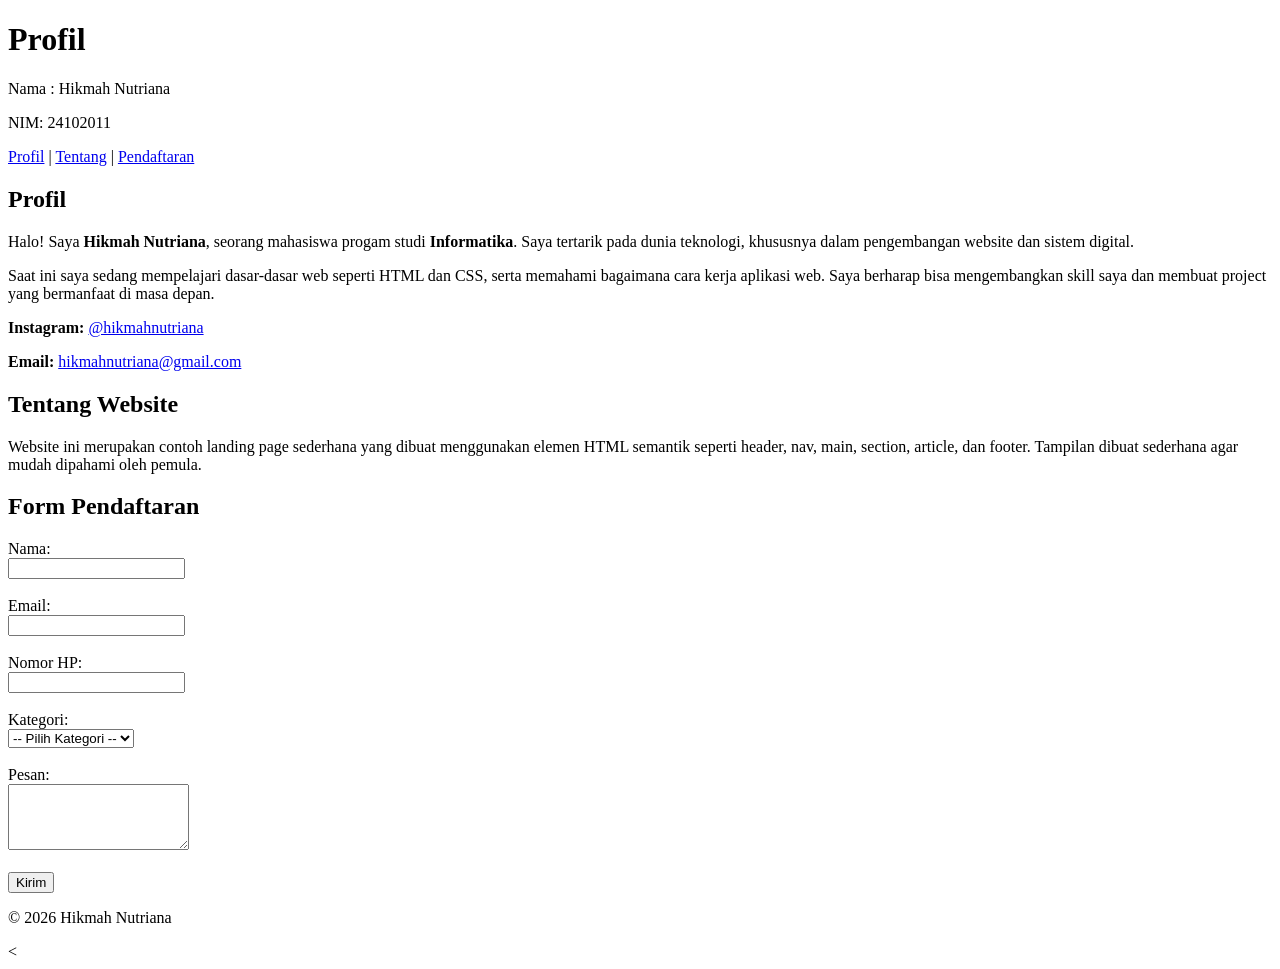
<file: Tugas Profil LK 03/index.html>
<!DOCTYPE html>
<html lang="id">
<head>
    <meta charset="UTF-8">
    <meta name="viewport" content="width=device-width, initial-scale=1.0">
    <title>Profil</title>
</head>
<body>

    <!-- HEADER -->
    <header>
        <h1>Profil</h1>
        <p>Nama : Hikmah Nutriana</p>
        <p>NIM: 24102011
        </p>
    </header>

    <!-- NAVIGASI -->
    <nav>
        <a href="#profil">Profil</a> |
        <a href="#tentang">Tentang</a> |
        <a href="#pendaftaran">Pendaftaran</a>
    </nav>

    <!-- MAIN -->
    <main>

        <!-- SECTION PROFIL -->
        <section id="profil">
            <article>
                <h2>Profil</h2>
                <p>
                    Halo! Saya <b>Hikmah Nutriana</b>, seorang mahasiswa progam studi <b>Informatika</b>.
                    Saya tertarik pada dunia teknologi, khususnya dalam pengembangan website dan sistem digital.
                </p>

                <p>
                    Saat ini saya sedang mempelajari dasar-dasar web seperti HTML dan CSS, serta memahami bagaimana cara kerja aplikasi web. 
                    Saya berharap bisa mengembangkan skill saya dan membuat project yang bermanfaat di masa depan.
                </p>

                <p><b>Instagram:</b> <a href="#">@hikmahnutriana</a></p>
                <p><b>Email:</b> <a href="hikmahnutriana@gmail.com">hikmahnutriana@gmail.com</a></p>
            </article>
        </section>

        <!-- SECTION TENTANG -->
        <section id="tentang">
            <article>
                <h2>Tentang Website</h2>
                <p>
                    Website ini merupakan contoh landing page sederhana yang dibuat menggunakan elemen HTML semantik seperti header, nav, main, section, article, dan footer.
                    Tampilan dibuat sederhana agar mudah dipahami oleh pemula.
                </p>
            </article>
        </section>

        <!-- SECTION PENDAFTARAN -->
        <section id="pendaftaran">
            <article>
                <h2>Form Pendaftaran</h2>

                <form>
                    <label>Nama:</label><br>
                    <input type="text" name="nama" required><br><br>

                    <label>Email:</label><br>
                    <input type="email" name="email" required><br><br>

                    <label>Nomor HP:</label><br>
                    <input type="tel" name="hp" pattern="[0-9]{10,13}" required><br><br>

                    <label>Kategori:</label><br>
                    <select name="kategori" required>
                        <option value="">-- Pilih Kategori --</option>
                        <option>Pelajar</option>
                        <option>Mahasiswa</option>
                        <option>Umum</option>
                    </select><br><br>

                    <label>Pesan:</label><br>
                    <textarea name="pesan" rows="4" required></textarea><br><br>

                    <button type="submit">Kirim</button>
                </form>
            </article>
        </section>

    </main>

    <!-- FOOTER -->
    <footer>
        <p>&copy; 2026 Hikmah Nutriana</p>
    <
</file>
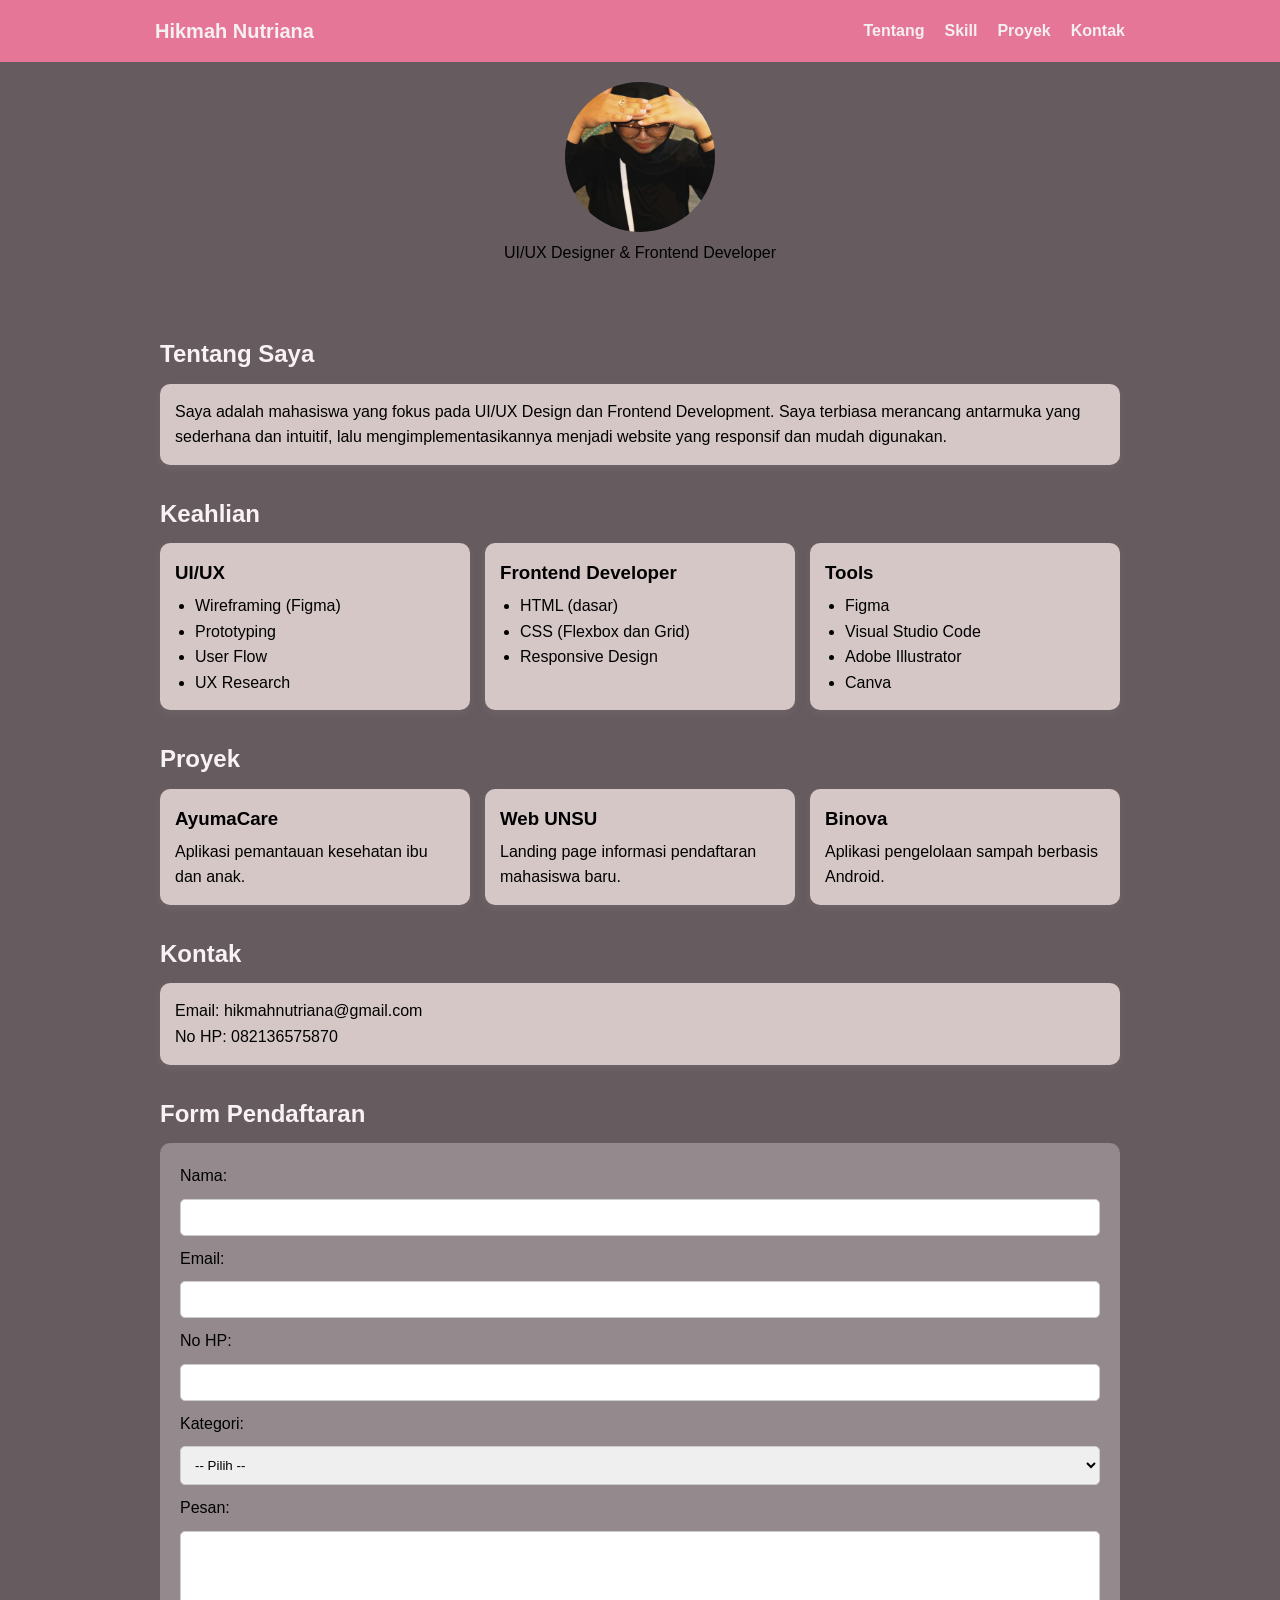
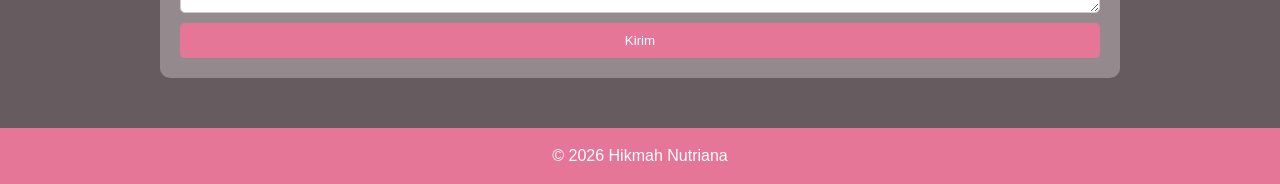
<file: LK-04/LK-04/index.html>
<!DOCTYPE html>
<html lang="en">

<head>
    <meta charset="UTF-8">
    <meta name="viewport" content="width=device-width, initial-scale=1.0">
    <title>Tugas LK4</title>
    <link rel="stylesheet" href="style.css">
</head>

<body>

    <!-- HEADER / NAVBAR -->
    <header class="navbar">
        <div class="nav-container">

            <!-- KIRI -->
            <h1 class="logo">Hikmah Nutriana</h1>

            <!-- KANAN -->
            <nav>
                <ul class="nav-menu">
                    <li><a href="#tentang">Tentang</a></li>
                    <li><a href="#skill">Skill</a></li>
                    <li><a href="#proyek">Proyek</a></li>
                    <li><a href="#kontak">Kontak</a></li>
                </ul>
            </nav>

        </div>
    </header>
 
    <!-- HERO (biar foto tetap ada) -->
    <section class="hero">
        <img src="ying.jpeg" alt="Profile Image">
        <p>UI/UX Designer & Frontend Developer</p>
    </section>

    <!-- MAIN -->
    <main>

        <!-- Tentang -->
        <section id="tentang">
            <h2>Tentang Saya</h2>
            <article>
                <p>
                    Saya adalah mahasiswa yang fokus pada UI/UX Design dan Frontend Development.
                    Saya terbiasa merancang antarmuka yang sederhana dan intuitif,
                    lalu mengimplementasikannya menjadi website yang responsif dan mudah digunakan.
                </p>
            </article>
        </section>

        <!-- Skill -->
        <section id="skill">
            <h2>Keahlian</h2>

            <div class="skill-container">
                <article>
                    <h3>UI/UX</h3>
                    <ul>
                        <li>Wireframing (Figma)</li>
                        <li>Prototyping</li>
                        <li>User Flow</li>
                        <li>UX Research</li>
                    </ul>
                </article>

                <article>
                    <h3>Frontend Developer</h3>
                    <ul>
                        <li>HTML (dasar)</li>
                        <li>CSS (Flexbox dan Grid)</li>
                        <li>Responsive Design</li>
                    </ul>
                </article>

                <article>
                    <h3>Tools</h3>
                    <ul>
                        <li>Figma</li>
                        <li>Visual Studio Code</li>
                        <li>Adobe Illustrator</li>
                        <li>Canva</li>
                    </ul>
                </article>
            </div>
        </section>

        <!-- Project -->
        <section id="proyek">
            <h2>Proyek</h2>

            <div class="project-container">
                <article>
                    <h3>AyumaCare</h3>
                    <p>Aplikasi pemantauan kesehatan ibu dan anak.</p>
                </article>

                <article>
                    <h3>Web UNSU</h3>
                    <p>Landing page informasi pendaftaran mahasiswa baru.</p>
                </article>

                <article>
                    <h3>Binova</h3>
                    <p>Aplikasi pengelolaan sampah berbasis Android.</p>
                </article>
            </div>
        </section>

        <!-- Kontak -->
        <section id="kontak">
            <h2>Kontak</h2>
            <article>
                <p>Email: hikmahnutriana@gmail.com</p>
                <p>No HP: 082136575870</p>
            </article>
        </section>

        <!-- Form -->
        <section id="form">
            <h2>Form Pendaftaran</h2>

            <form>
                <label>Nama:</label>
                <input type="text" required>

                <label>Email:</label>
                <input type="email" required>

                <label>No HP:</label>
                <input type="tel" required>

                <label>Kategori:</label>
                <select required>
                    <option>-- Pilih --</option>
                    <option>Web Development</option>
                    <option>Desain</option>
                    <option>Konsultasi</option>
                </select>

                <label>Pesan:</label>
                <textarea rows="4"></textarea>

                <button type="submit">Kirim</button>
            </form>
        </section>

    </main>

    <!-- Footer -->
    <footer>
        <p>&copy; 2026 Hikmah Nutriana</p>
    </footer>

</body>

</html>
</file>
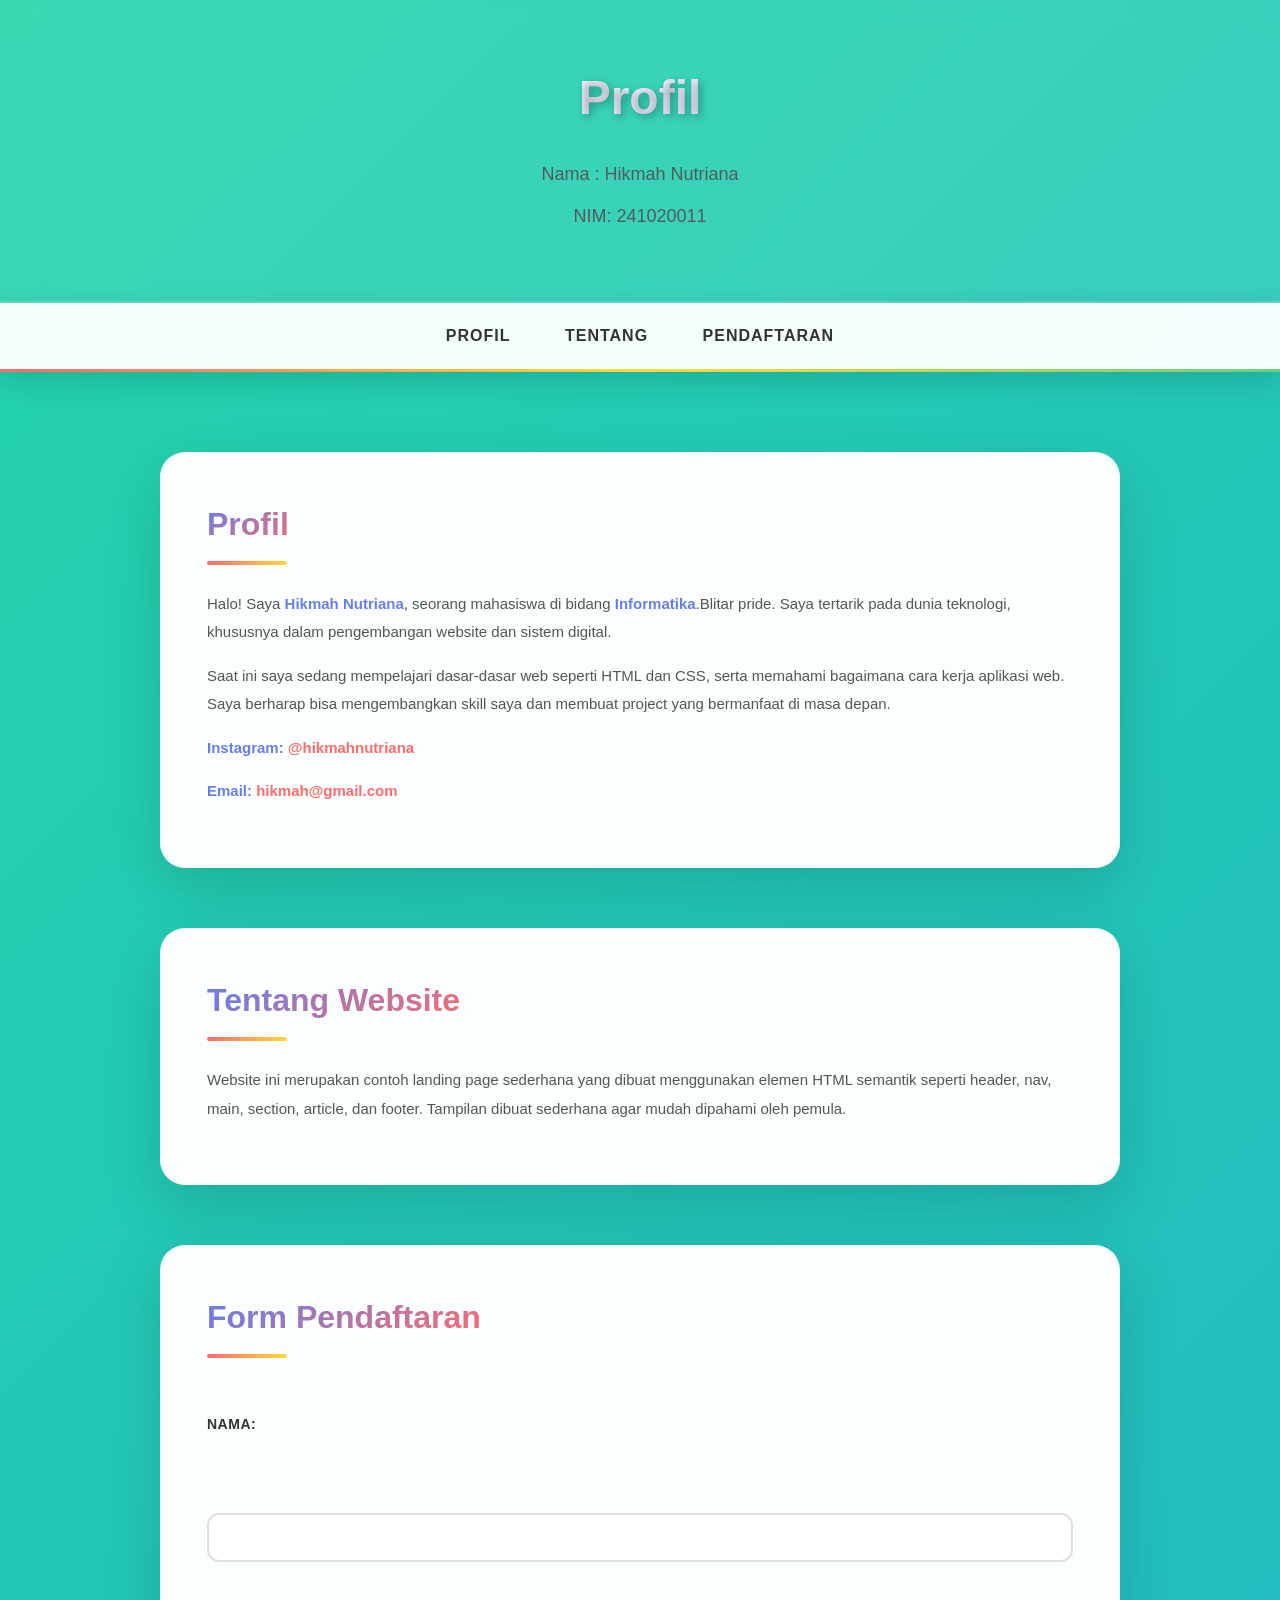
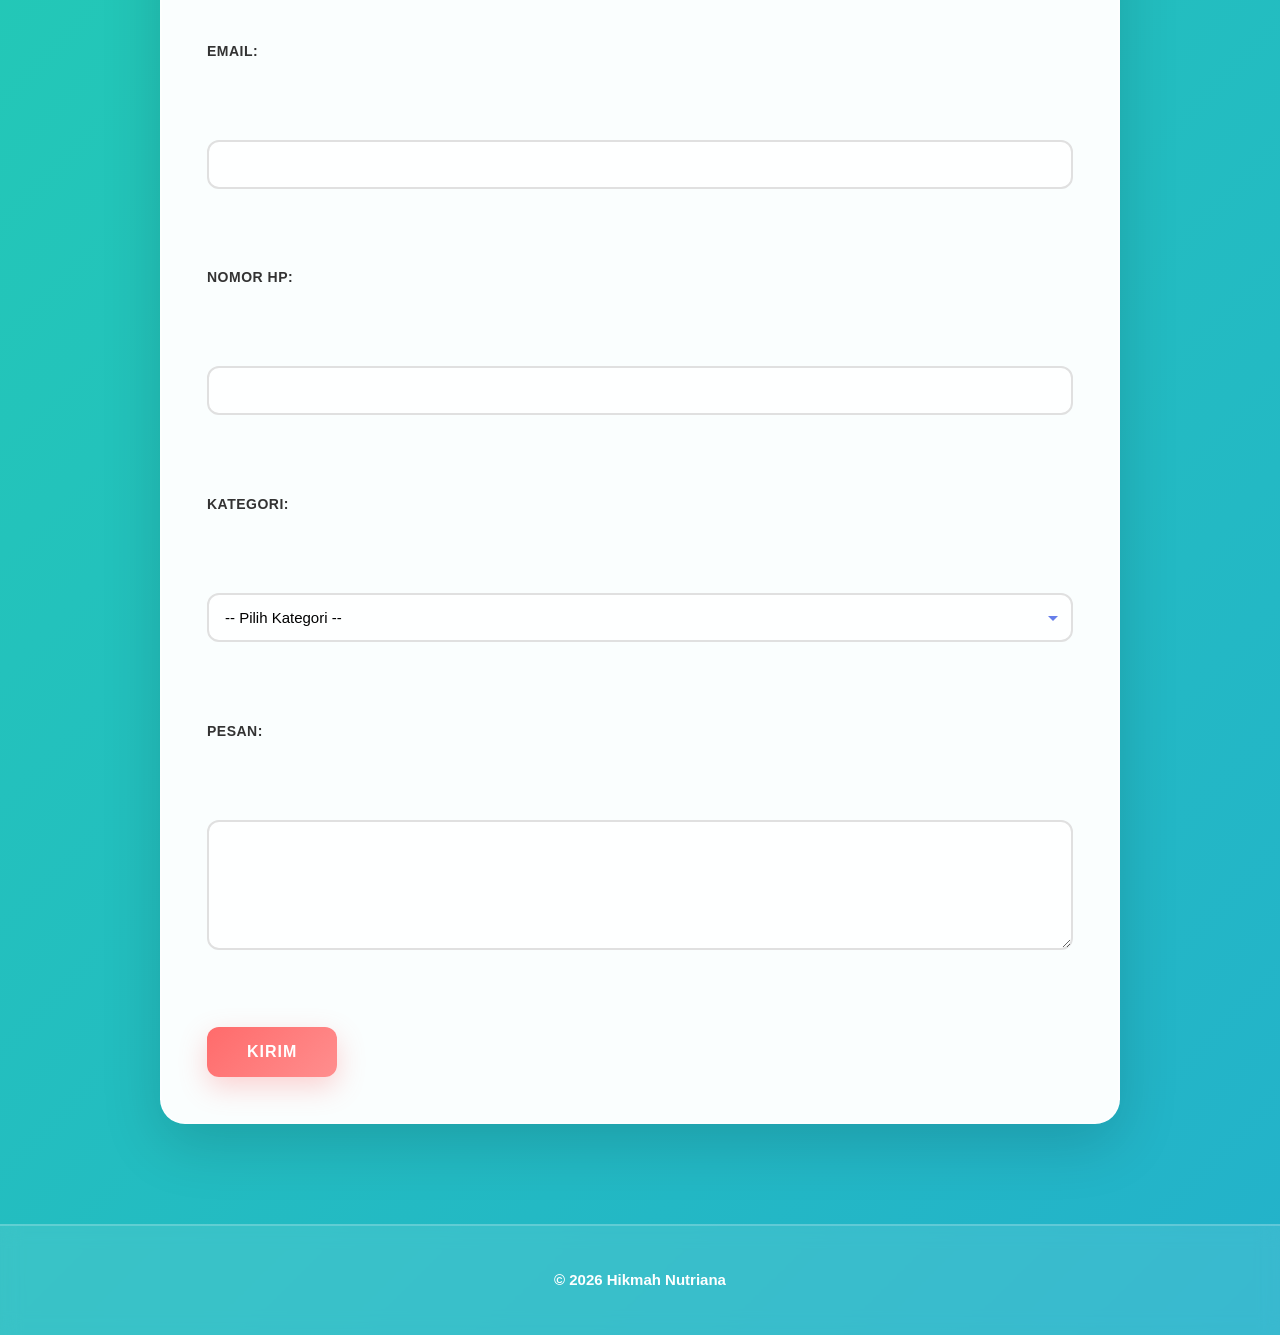
<file: Tugas LK 05_Hikmah Nutriana/Tugas LK 05_Hikmah Nutriana/index.html>
<!DOCTYPE html>
<html lang="id">
<head>
    <meta charset="UTF-8">
    <meta name="viewport" content="width=device-width, initial-scale=1.0">
    <title>Profil</title>
    <link rel="stylesheet" href="style.css">
</head>
<body>

    <!-- HEADER -->
    <header>
        <h1>Profil</h1>
        <p>Nama : Hikmah Nutriana</p>
        <p>NIM: 241020011</p>
    </header>

    <!-- NAVIGASI -->
    <nav>
        <a href="#profil">Profil</a>
        <a href="#tentang">Tentang</a>
        <a href="#pendaftaran">Pendaftaran</a>
    </nav>

    <!-- MAIN -->
    <main>

        <!-- SECTION PROFIL -->
        <section id="profil">
            <article>
                <h2>Profil</h2>
                <p>
                    Halo! Saya <b>Hikmah Nutriana</b>, seorang mahasiswa di bidang <b>Informatika</b>.Blitar pride. 
                    Saya tertarik pada dunia teknologi, khususnya dalam pengembangan website dan sistem digital.
                </p>

                <p>
                    Saat ini saya sedang mempelajari dasar-dasar web seperti HTML dan CSS, serta memahami bagaimana cara kerja aplikasi web. 
                    Saya berharap bisa mengembangkan skill saya dan membuat project yang bermanfaat di masa depan.
                </p>

                <p><b>Instagram:</b> <a href="#">@hikmahnutriana</a></p>
                <p><b>Email:</b> <a href="mailto:hikmah@gmail.com">hikmah@gmail.com</a></p>
            </article>
        </section>

        <!-- SECTION TENTANG -->
        <section id="tentang">
            <article>
                <h2>Tentang Website</h2>
                <p>
                    Website ini merupakan contoh landing page sederhana yang dibuat menggunakan elemen HTML semantik seperti header, nav, main, section, article, dan footer.
                    Tampilan dibuat sederhana agar mudah dipahami oleh pemula.
                </p>
            </article>
        </section>

        <!-- SECTION PENDAFTARAN -->
        <section id="pendaftaran">
            <article>
                <h2>Form Pendaftaran</h2>

                <form>
                    <label>Nama:</label><br>
                    <input type="text" name="nama" required><br>

                    <label>Email:</label><br>
                    <input type="email" name="email" required><br>

                    <label>Nomor HP:</label><br>
                    <input type="tel" name="hp" pattern="[0-9]{10,13}" required><br>

                    <label>Kategori:</label><br>
                    <select name="kategori" required>
                        <option value="">-- Pilih Kategori --</option>
                        <option>Pelajar</option>
                        <option>Mahasiswa</option>
                        <option>Umum</option>
                    </select><br>

                    <label>Pesan:</label><br>
                    <textarea name="pesan" rows="4" required></textarea><br>

                    <button type="submit">Kirim</button>
                </form>
            </article>
        </section>

    </main>

    <!-- FOOTER -->
    <footer>
        <p>&copy; 2026 Hikmah Nutriana</p>
    </footer>

</body>
</html>
</file>
<file: LK-04/LK-04/style.css>
/* RESET */
* {
  margin: 0;
  padding: 0;
  box-sizing: border-box;
}

/* BODY */
body {
  font-family: Arial, sans-serif;
  background: #665c5f;
  line-height: 1.6;
}

/* ================= */
/* NAVBAR */
/* ================= */
.navbar {
  background: #e67698;
  color: #f5f0f2;
}

.nav-container {
  max-width: 1000px;
  margin: auto;
  padding: 15px;

  display: flex;
  justify-content: space-between;
  align-items: center;
}

/* LOGO */
.logo {
  font-size: 20px;
}

/* MENU */
.nav-menu {
  display: flex;
  list-style: none;
  gap: 20px;
}

.nav-menu a {
  color: rgb(244, 239, 241);
  text-decoration: none;
  font-weight: bold;
}

.nav-menu a:hover {
  text-decoration: underline;
}

/* ================= */
/* HERO */
/* ================= */
.hero {
  text-align: center;
  padding: 20px;
}

.hero img {
  width: 150px;
  height: 150px;
  border-radius: 50%;
  object-fit: cover;
}

/* ================= */
/* MAIN */
/* ================= */
main {
  max-width: 1000px;
  margin: auto;
  padding: 20px;
}

section {
  margin-bottom: 30px;
}

/* CARD */
article {
  background: rgb(214, 199, 199);
  padding: 15px;
  border-radius: 10px;
  box-shadow: 0 3px 8px rgba(198, 168, 179, 0.1);
}

/* TYPO */
h2 {
  color: #f9f2f5;
  margin-bottom: 10px;
}

h3 {
  margin-bottom: 5px;
}

/* LIST */
ul {
  margin-left: 20px;
}

/* GRID */
.skill-container,
.project-container {
  display: grid;
  grid-template-columns: repeat(3, 1fr);
  gap: 15px;
}

/* FORM */
form {
  background: rgb(148, 138, 142);
  padding: 20px;
  border-radius: 10px;
  display: flex;
  flex-direction: column;
  gap: 10px;
}

input,
select,
textarea {
  padding: 10px;
  border-radius: 5px;
  border: 1px solid #ccc;
}

/* BUTTON */
button {
  background: #e67698;
  color: white;
  padding: 10px;
  border: none;
  border-radius: 5px;
}

button:hover {
  background: #b5a9ae;
  cursor: pointer;
}

/* FOOTER */
footer {
  text-align: center;
  padding: 15px;
  background: #e67698;
  color: white;
}

/* ================= */
/* RESPONSIVE */
/* ================= */

/* TABLET */
@media (max-width: 768px) {
  .nav-container {
    flex-direction: column;
    gap: 10px;
  }

  .nav-menu {
    flex-direction: column;
  }

  .skill-container,
  .project-container {
    grid-template-columns: 1fr 1fr;
  }
}

/* MOBILE */
@media (max-width: 480px) {
  .skill-container,
  .project-container {
    grid-template-columns: 1fr;
  }

  body {
    font-size: 14px;
  }
}
</file>
<file: Tugas LK 05_Hikmah Nutriana/Tugas LK 05_Hikmah Nutriana/style.css>
/* ========================================== */
/* RESET & GLOBAL STYLES */
/* ========================================== */
* {
  margin: 0;
  padding: 0;
  box-sizing: border-box;
}

body {
  font-family: 'Poppins', 'Segoe UI', sans-serif;
  background: linear-gradient(-45deg, #ee7752, #e73c7e, #23a6d5, #23d5ab);
  background-size: 400% 400%;
  animation: gradientShift 15s ease infinite;
  line-height: 1.6;
  color: #333;
  min-height: 100vh;
}

@keyframes gradientShift {
  0% { background-position: 0% 50%; }
  50% { background-position: 100% 50%; }
  100% { background-position: 0% 50%; }
}

/* ========================================== */
/* HEADER SECTION */
/* ========================================== */
header {
  background: rgba(255, 255, 255, 0.1);
  backdrop-filter: blur(10px);
  -webkit-backdrop-filter: blur(10px);
  color: white;
  padding: 60px 20px;
  text-align: center;
  border-bottom: 2px solid rgba(255, 255, 255, 0.2);
  animation: slideDown 0.8s ease-out;
}

@keyframes slideDown {
  from {
    opacity: 0;
    transform: translateY(-40px);
  }
  to {
    opacity: 1;
    transform: translateY(0);
  }
}

header h1 {
  font-size: 48px;
  font-weight: 800;
  margin-bottom: 20px;
  text-shadow: 3px 3px 8px rgba(0, 0, 0, 0.3);
  background: linear-gradient(135deg, #fff, #e0e0ff);
  -webkit-background-clip: text;
  -webkit-text-fill-color: transparent;
  background-clip: text;
}

header p {
  font-size: 18px;
  margin: 8px 0;
  font-weight: 500;
  opacity: 0.95;
}

/* ========================================== */
/* NAVIGATION */
/* ========================================== */
nav {
  background: rgba(255, 255, 255, 0.95);
  padding: 20px;
  text-align: center;
  box-shadow: 0 10px 30px rgba(0, 0, 0, 0.15);
  position: sticky;
  top: 0;
  z-index: 100;
  border-bottom: 3px solid transparent;
  border-image: linear-gradient(90deg, #ff6b6b, #ffd93d, #6bcf7f) 1;
}

nav a {
  color: #333;
  text-decoration: none;
  font-weight: 700;
  margin: 0 25px;
  font-size: 16px;
  position: relative;
  transition: all 0.3s cubic-bezier(0.4, 0, 0.2, 1);
  text-transform: uppercase;
  letter-spacing: 1px;
}

nav a:before {
  content: '';
  position: absolute;
  bottom: -8px;
  left: 0;
  width: 0;
  height: 3px;
  background: linear-gradient(90deg, #ff6b6b, #e73c7e);
  transition: width 0.4s cubic-bezier(0.4, 0, 0.2, 1);
}

nav a:hover {
  color: #ff6b6b;
  transform: translateY(-3px);
}

nav a:hover:before {
  width: 100%;
}

/* ========================================== */
/* MAIN CONTENT */
/* ========================================== */
main {
  max-width: 1000px;
  margin: 80px auto;
  padding: 0 20px;
}

section {
  margin-bottom: 60px;
  animation: fadeInUp 0.8s ease-out;
}

@keyframes fadeInUp {
  from {
    opacity: 0;
    transform: translateY(40px);
  }
  to {
    opacity: 1;
    transform: translateY(0);
  }
}

/* ARTICLES / CARDS */
article {
  background: rgba(255, 255, 255, 0.98);
  backdrop-filter: blur(10px);
  padding: 45px;
  border-radius: 25px;
  box-shadow: 0 20px 60px rgba(0, 0, 0, 0.15);
  border: 2px solid rgba(255, 255, 255, 0.3);
  position: relative;
  overflow: hidden;
  transition: all 0.4s cubic-bezier(0.4, 0, 0.2, 1);
}

article::before {
  content: '';
  position: absolute;
  top: 0;
  left: -100%;
  width: 100%;
  height: 100%;
  background: linear-gradient(90deg, transparent, rgba(255, 255, 255, 0.3), transparent);
  transition: left 0.5s ease;
}

article:hover::before {
  left: 100%;
}

article:hover {
  transform: translateY(-12px) scale(1.01);
  box-shadow: 0 30px 80px rgba(0, 0, 0, 0.2);
}

article:nth-child(2) {
  border-color: rgba(53, 211, 159, 0.5);
}

article:nth-child(2):hover {
  border-color: rgba(53, 211, 159, 0.8);
}

article:nth-child(3) {
  border-color: rgba(255, 107, 107, 0.5);
}

article:nth-child(3):hover {
  border-color: rgba(255, 107, 107, 0.8);
}

/* ========================================== */
/* TYPOGRAPHY */
/* ========================================== */
h2 {
  color: #333;
  margin-bottom: 25px;
  font-size: 32px;
  font-weight: 800;
  position: relative;
  display: inline-block;
  padding-bottom: 15px;
  background: linear-gradient(135deg, #667eea, #ff6b6b);
  -webkit-background-clip: text;
  -webkit-text-fill-color: transparent;
  background-clip: text;
}

h2::after {
  content: '';
  position: absolute;
  bottom: 0;
  left: 0;
  width: 80px;
  height: 4px;
  background: linear-gradient(90deg, #ff6b6b, #ffd93d);
  border-radius: 2px;
  animation: slideInLine 0.8s ease-out;
}

@keyframes slideInLine {
  from {
    width: 0;
  }
  to {
    width: 80px;
  }
}

p {
  color: #555;
  line-height: 1.9;
  margin-bottom: 15px;
  font-size: 15px;
}

b {
  color: #667eea;
  font-weight: 700;
}

/* LINKS */
a {
  color: #ff6b6b;
  text-decoration: none;
  font-weight: 600;
  transition: all 0.3s ease;
  position: relative;
}

a:hover {
  color: #e73c7e;
  transform: translateX(2px);
}

a::after {
  content: '';
  position: absolute;
  bottom: -3px;
  left: 0;
  width: 0;
  height: 2px;
  background: #e73c7e;
  transition: width 0.3s ease;
}

a:hover::after {
  width: 100%;
}

/* ========================================== */
/* FORM STYLES */
/* ========================================== */
form {
  display: flex;
  flex-direction: column;
  gap: 22px;
  margin-top: 30px;
}

label {
  font-weight: 700;
  color: #333;
  font-size: 14px;
  text-transform: uppercase;
  letter-spacing: 0.5px;
  margin-bottom: 8px;
  display: block;
}

input,
select,
textarea {
  padding: 14px 16px;
  border: 2px solid #e0e0e0;
  border-radius: 12px;
  font-family: 'Poppins', inherit;
  font-size: 15px;
  transition: all 0.3s cubic-bezier(0.4, 0, 0.2, 1);
  background: rgba(255, 255, 255, 0.8);
  width: 100%;
  margin-bottom: 8px;
}

input:focus,
select:focus,
textarea:focus {
  outline: none;
  border-color: #ff6b6b;
  box-shadow: 0 0 0 4px rgba(255, 107, 107, 0.15), inset 0 0 0 1px rgba(255, 107, 107, 0.3);
  background: white;
  transform: translateY(-2px);
}

textarea {
  resize: vertical;
  min-height: 130px;
}

/* Remove default browser styling */
select {
  appearance: none;
  cursor: pointer;
  background-image: url("data:image/svg+xml,%3Csvg xmlns='http://www.w3.org/2000/svg' width='12' height='12' viewBox='0 0 12 12'%3E%3Cpath fill='%23667eea' d='M6 9L1 4h10z'/%3E%3C/svg%3E");
  background-repeat: no-repeat;
  background-position: right 12px center;
  padding-right: 35px;
}

/* ========================================== */
/* BUTTON STYLES */
/* ========================================== */
button {
  background: linear-gradient(135deg, #ff6b6b 0%, #ff8e8e 100%);
  color: white;
  padding: 16px 40px;
  border: none;
  border-radius: 12px;
  font-weight: 700;
  font-size: 16px;
  cursor: pointer;
  transition: all 0.4s cubic-bezier(0.4, 0, 0.2, 1);
  text-transform: uppercase;
  letter-spacing: 1px;
  position: relative;
  overflow: hidden;
  box-shadow: 0 10px 28px rgba(255, 107, 107, 0.3);
  width: auto;
  align-self: flex-start;
}

button::before {
  content: '';
  position: absolute;
  top: 0;
  left: -100%;
  width: 100%;
  height: 100%;
  background: linear-gradient(90deg, transparent, rgba(255, 255, 255, 0.3), transparent);
  transition: left 0.5s ease;
}

button:hover {
  transform: translateY(-4px);
  box-shadow: 0 18px 45px rgba(255, 107, 107, 0.4);
}

button:hover::before {
  left: 100%;
}

button:active {
  transform: translateY(-2px);
}

/* ========================================== */
/* FOOTER */
/* ========================================== */
footer {
  text-align: center;
  padding: 40px 20px;
  background: rgba(255, 255, 255, 0.1);
  backdrop-filter: blur(10px);
  color: white;
  margin-top: 100px;
  border-top: 2px solid rgba(255, 255, 255, 0.2);
  font-weight: 600;
}

footer p {
  color: white;
  margin: 0;
}

/* ========================================== */
/* RESPONSIVE DESIGN */
/* ========================================== */

@media (max-width: 768px) {
  header {
    padding: 40px 20px;
  }

  header h1 {
    font-size: 36px;
  }

  header p {
    font-size: 16px;
  }

  nav {
    padding: 15px;
  }

  nav a {
    margin: 0 12px;
    font-size: 14px;
  }

  article {
    padding: 30px;
  }

  h2 {
    font-size: 26px;
  }

  main {
    margin: 50px auto;
  }

  section {
    margin-bottom: 40px;
  }
}

@media (max-width: 480px) {
  header {
    padding: 30px 15px;
  }

  header h1 {
    font-size: 28px;
  }

  header p {
    font-size: 14px;
  }

  nav {
    padding: 12px;
  }

  nav a {
    margin: 0 8px;
    font-size: 12px;
  }

  article {
    padding: 20px;
    border-radius: 15px;
  }

  h2 {
    font-size: 22px;
    margin-bottom: 15px;
  }

  h2::after {
    width: 60px;
  }

  p {
    font-size: 14px;
  }

  form {
    gap: 15px;
  }

  button {
    width: 100%;
    padding: 14px 20px;
  }

  main {
    margin: 30px auto;
    padding: 0 12px;
  }

  section {
    margin-bottom: 30px;
  }

  footer {
    padding: 25px 15px;
    margin-top: 60px;
  }
}
</file>
